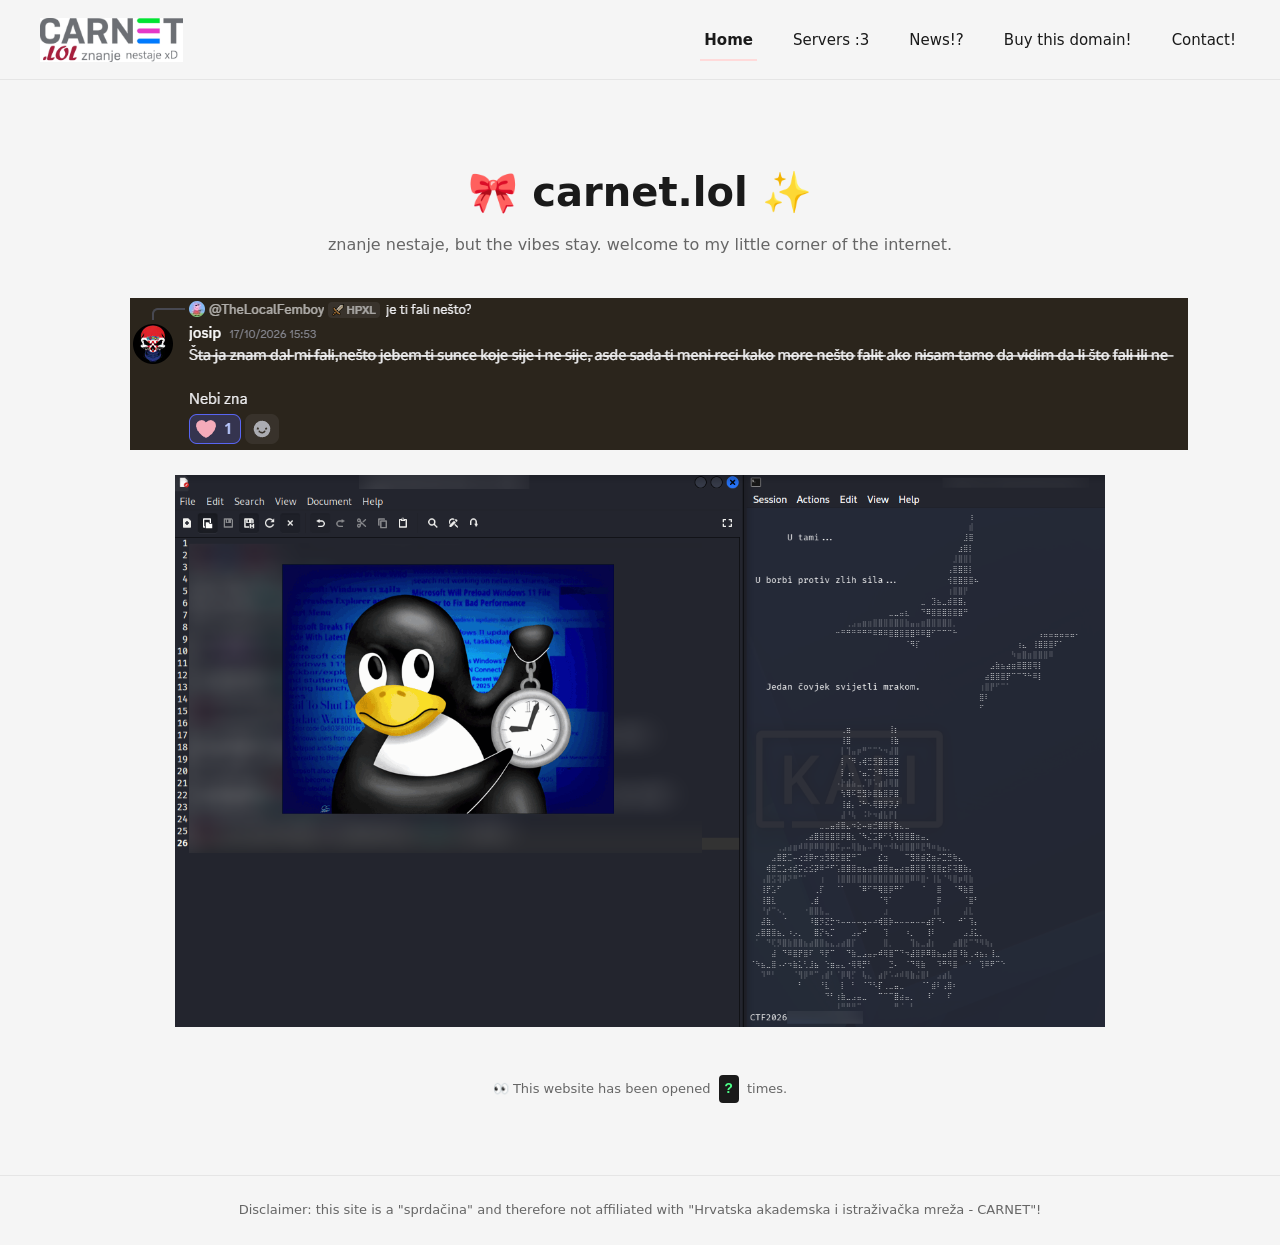
<file: index.html>
<!DOCTYPE html>
<html lang="en">
<head>
  <meta charset="UTF-8">
  <meta name="viewport" content="width=device-width, initial-scale=1.0">
  <title>carnet.lol</title>
  <link rel="icon" type="image/svg+xml" href="favicon.png">
  <link rel="stylesheet" href="style.css">
  <style>
    /* ---------- Home page kawaii extras (scoped to this page) ---------- */

    .home-hero {
      text-align: center;
      padding: 8px 0 40px;
    }

    .home-hero h1 {
      font-size: 40px;
      margin: 0 0 8px;
    }

    .home-hero .sparkle {
      display: inline-block;
      animation: bounce 1.6s ease-in-out infinite;
    }

    @keyframes bounce {
      0%, 100% { transform: translateY(0) rotate(0deg); }
      50% { transform: translateY(-6px) rotate(8deg); }
    }

    .home-hero p {
      color: var(--color-muted);
      max-width: none;
      margin: 0 auto;
    }

    /* ----- Q&A ----- */

    .qna-section {
      max-width: 700px;
      margin: 0 auto;
    }

    .qna-title {
      font-size: 22px;
      margin: 0 0 18px;
      text-align: center;
    }

    .qna-item {
      background: #ffffff;
      border: 1px solid var(--color-border);
      border-radius: 14px;
      margin-bottom: 14px;
      overflow: hidden;
    }

    .qna-item summary {
      list-style: none;
      cursor: pointer;
      display: flex;
      align-items: center;
      justify-content: space-between;
      gap: 12px;
      padding: 16px 20px;
      font-weight: 600;
      font-size: 15px;
    }

    .qna-item summary::-webkit-details-marker {
      display: none;
    }

    .qna-item summary .qna-icon {
      flex-shrink: 0;
      width: 24px;
      height: 24px;
      border-radius: 999px;
      background: var(--color-accent);
      color: #a8355e;
      display: flex;
      align-items: center;
      justify-content: center;
      font-size: 14px;
      transition: transform 0.2s ease;
    }

    .qna-item[open] summary .qna-icon {
      transform: rotate(45deg);
    }

    .qna-item summary:hover {
      background: var(--color-bg);
    }

    .qna-answer {
      padding: 0 20px 18px;
      color: var(--color-muted);
      max-width: none;
      margin: 0;
    }

    /* ----- Visitor counter ----- */

    .visitor-counter {
      display: flex;
      align-items: center;
      justify-content: center;
      gap: 8px;
      margin: 40px auto 0;
      font-size: 13px;
      color: var(--color-muted);
    }

    .visitor-counter .count-box {
      display: inline-flex;
      gap: 2px;
    }

    .visitor-counter .count-box span {
      background: #1a1a1a;
      color: #4dff88;
      font-family: monospace;
      font-size: 14px;
      font-weight: 700;
      padding: 3px 6px;
      border-radius: 4px;
      min-width: 14px;
      text-align: center;
    }
  </style>
</head>
<body>

  <header class="site-header">
  <a href="index.html">
    <img src="logo.jpg" alt="Nema znanja..." class="logo">
	</a>
    <nav class="site-nav">
      <ul>
        <li><a href="index.html" class="active">Home</a></li>
        <li><a href="thing.html">Servers :3</a></li>
		<li><a href="thing2.html">News!?</a></li>
        <li><a href="thing3.html">Buy this domain!</a></li>
        <li><a href="thing4.html">Contact!</a></li>
      </ul>
    </nav>
  </header>

  <main>
    <div class="home-hero">
      <h1><span class="sparkle">🎀</span> carnet.lol <span class="sparkle">✨</span></h1>
      <p>znanje nestaje, but the vibes stay. welcome to my little corner of the internet.</p>
    </div>

   <div><img src="nija.PNG" alt="doktor" style="display:block; margin:0 auto;"></p></div><br>
<div style="text-align: center;">
  <a href="iwillimplementthislaterwhenthereisaarticleaboutthiswounderfulleventonlinetnxok">
  <img src="hacknite.png" alt="3am broo :sob:" width="930.67" height="552"></a>
</div>

<div class="visitor-counter">
  <span>👀 This website has been opened</span>
  <span class="count-box" id="visitor-count">
    <span>-</span>
  </span>
  <span>times.</span>
</div>
  </main>


  <footer class="site-footer">
    Disclaimer: this site is a "sprdačina" and therefore not affiliated with "<a href="https://carnet.hr" target="_blank">Hrvatska akademska i istraživačka mreža - CARNET</a>"!
  </footer>

  <script>
    fetch('https://abacus.jasoncameron.dev/hit/carnet-lols/home')
      .then(res => res.json())
      .then(data => {
        const digits = String(data.value).padStart(0, '0').split('');
        const box = document.getElementById('visitor-count');
        box.innerHTML = digits.map(d => `<span>${d}</span>`).join('');
      })
      .catch(() => {
        document.getElementById('visitor-count').innerHTML = '<span>?</span>';
      });
  </script>
</body>
</html>
</file>
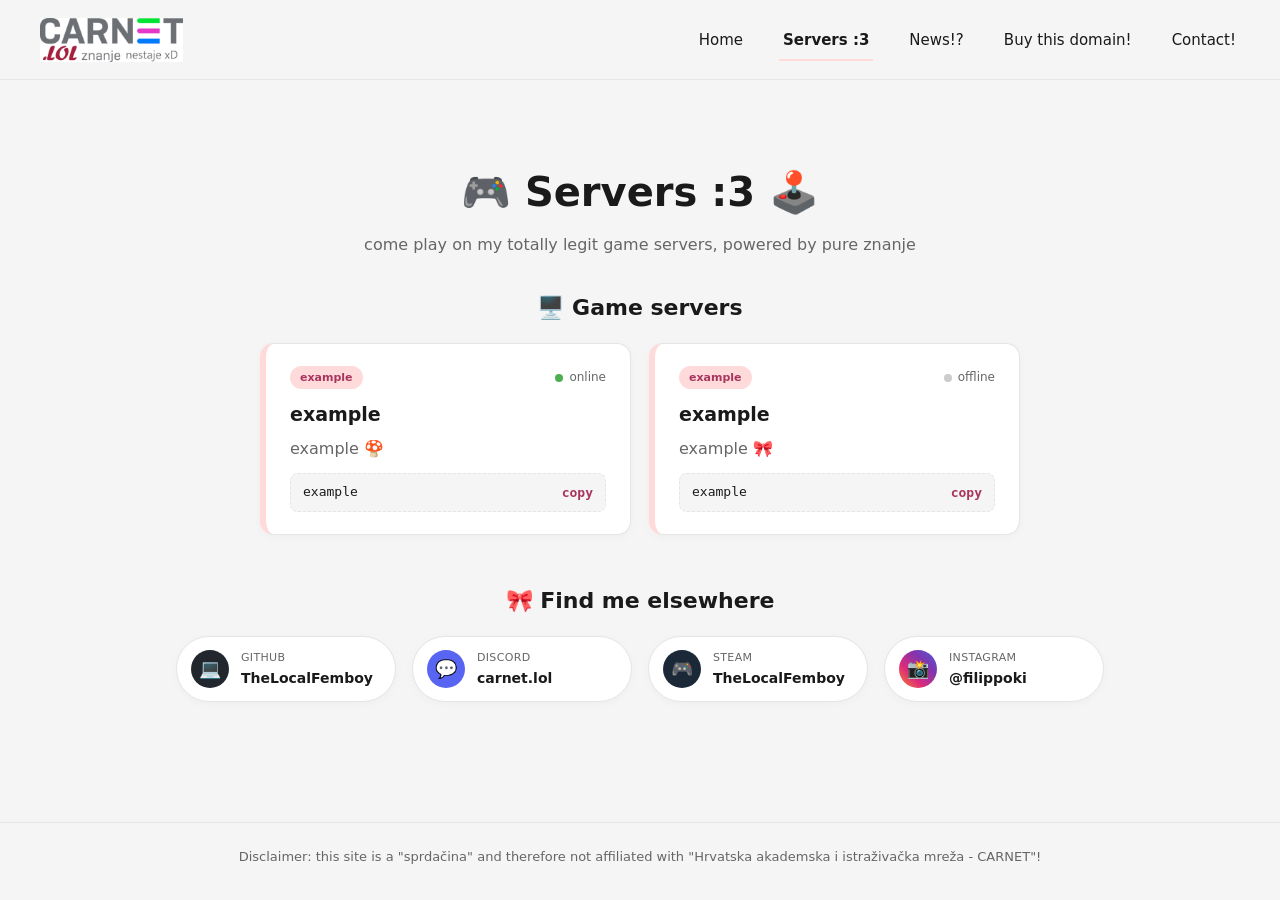
<file: thing.html>
<!DOCTYPE html>
<html lang="en">
<head>
  <meta charset="UTF-8">
  <meta name="viewport" content="width=device-width, initial-scale=1.0">
  <title>carnet.lol</title>
  <link rel="icon" type="image/svg+xml" href="favicon.png">
  <link rel="stylesheet" href="style.css">
  <style>
    /* ---------- Servers page kawaii extras (scoped to this page) ---------- */

    .srv-hero {
      text-align: center;
      padding: 8px 0 32px;
    }

    .srv-hero h1 {
      font-size: 40px;
      margin: 0 0 8px;
    }

    .srv-hero .sparkle {
      display: inline-block;
      animation: bounce 1.6s ease-in-out infinite;
    }

    .srv-hero p {
      color: var(--color-muted);
      max-width: none;
      margin: 0 auto;
    }

    @keyframes bounce {
      0%, 100% { transform: translateY(0) rotate(0deg); }
      50% { transform: translateY(-6px) rotate(8deg); }
    }

    .srv-section-title {
      font-size: 22px;
      margin: 0 0 18px;
      text-align: center;
    }

    .srv-section {
      margin-bottom: 48px;
    }

    /* ----- Server cards ----- */

    .srv-grid {
      display: grid;
      grid-template-columns: repeat(2, minmax(0, 1fr));
      gap: 18px;
      max-width: 760px;
      margin: 0 auto;
    }

    .srv-card {
      background: #ffffff;
      border: 1px solid var(--color-border);
      border-left: 6px solid var(--color-accent);
      border-radius: 14px;
      padding: 22px 24px;
      box-shadow: 0 2px 10px rgba(0,0,0,0.03);
      transition: transform 0.15s ease, box-shadow 0.15s ease, border-left-color 0.15s ease;
    }

    .srv-card:hover {
      transform: translateY(-3px);
      box-shadow: 0 8px 20px rgba(255,150,180,0.18);
      border-left-color: #ff8fb1;
    }

    .srv-card-top {
      display: flex;
      align-items: center;
      justify-content: space-between;
      margin-bottom: 10px;
    }

    .srv-game {
      display: inline-block;
      background: var(--color-accent);
      color: #a8355e;
      font-weight: 600;
      font-size: 11px;
      padding: 3px 10px;
      border-radius: 999px;
    }

    .srv-status {
      display: flex;
      align-items: center;
      gap: 6px;
      font-size: 12px;
      color: var(--color-muted);
    }

    .srv-status .dot {
      width: 8px;
      height: 8px;
      border-radius: 999px;
      background: #4caf50;
      display: inline-block;
    }

    .srv-status.offline .dot {
      background: #cccccc;
    }

    .srv-card h2 {
      font-size: 19px;
      margin: 0 0 6px;
    }

    .srv-card p {
      margin: 0 0 12px;
      max-width: none;
      color: var(--color-muted);
    }

    .srv-connect {
      display: flex;
      align-items: center;
      justify-content: space-between;
      gap: 10px;
      background: var(--color-bg);
      border: 1px dashed var(--color-border);
      border-radius: 8px;
      padding: 8px 12px;
      font-size: 13px;
      font-family: monospace;
    }

    .srv-connect .copy-btn {
      cursor: pointer;
      background: none;
      border: none;
      font-size: 13px;
      color: #a8355e;
      font-family: inherit;
      font-weight: 600;
      padding: 0;
    }

    .srv-connect .copy-btn:hover {
      text-decoration: underline;
    }

    .srv-connect .copy-btn.copied {
      animation: copy-blink 0.5s ease 2;
    }

    @keyframes copy-blink {
      0%, 100% { opacity: 1; color: #a8355e; }
      50% { opacity: 0.25; color: #4caf50; }
    }

    /* ----- Socials ----- */

    .socials-grid {
      display: flex;
      justify-content: center;
      flex-wrap: wrap;
      gap: 16px;
    }

    .social-card {
      display: flex;
      align-items: center;
      gap: 12px;
      background: #ffffff;
      border: 1px solid var(--color-border);
      border-radius: 999px;
      padding: 12px 22px 12px 14px;
      box-shadow: 0 2px 10px rgba(0,0,0,0.03);
      transition: transform 0.15s ease, box-shadow 0.15s ease;
      min-width: 220px;
    }

    .social-card:hover {
      transform: translateY(-3px) scale(1.02);
      box-shadow: 0 8px 20px rgba(255,150,180,0.18);
    }

    .social-icon {
      width: 38px;
      height: 38px;
      border-radius: 999px;
      display: flex;
      align-items: center;
      justify-content: center;
      font-size: 18px;
      flex-shrink: 0;
      color: #ffffff;
    }

    .social-icon.discord { background: #5865F2; }
	.social-icon.github { background: #22272e; }
    .social-icon.steam { background: #1b2838; }
    .social-icon.instagram { background: linear-gradient(45deg, #f58529, #dd2a7b, #8134af, #515bd4); }

    .social-text {
      display: flex;
      flex-direction: column;
    }

    .social-text .social-label {
      font-size: 11px;
      color: var(--color-muted);
      text-transform: uppercase;
      letter-spacing: 0.03em;
    }

    .social-text .social-name {
      font-size: 14px;
      font-weight: 600;
    }

    @media (max-width: 560px) {
      .srv-grid {
        grid-template-columns: 1fr;
      }
      .social-card {
        width: 100%;
      }
    }
  </style>
</head>
<body>

  <header class="site-header">
  <a href="index.html">
    <img src="logo.jpg" alt="Nema znanja..." class="logo">
	</a>
    <nav class="site-nav">
      <ul>
        <li><a href="index.html">Home</a></li>
        <li><a href="thing.html" class="active">Servers :3</a></li>
		<li><a href="thing2.html">News!?</a></li>
        <li><a href="thing3.html">Buy this domain!</a></li>
        <li><a href="thing4.html">Contact!</a></li>
      </ul>
    </nav>
  </header>

  <main>
    <div class="srv-hero">
      <h1><span class="sparkle">🎮</span> Servers :3 <span class="sparkle">🕹️</span></h1>
      <p>come play on my totally legit game servers, powered by pure znanje</p>
    </div>

    <section class="srv-section">
      <h2 class="srv-section-title">🖥️ Game servers</h2>
      <div class="srv-grid">

        <div class="srv-card">
          <div class="srv-card-top">
            <span class="srv-game">example</span>
            <span class="srv-status"><span class="dot"></span> online</span>
          </div>
          <h2>example</h2>
          <p>example 🍄</p>
          <div class="srv-connect">
            <span>example</span>
            <button class="copy-btn" onclick="copyConnect(this, 'example')">copy</button>
          </div>
        </div>

        <div class="srv-card">
          <div class="srv-card-top">
            <span class="srv-game">example</span>
            <span class="srv-status offline"><span class="dot"></span> offline</span>
          </div>
          <h2>example</h2>
          <p>example 🎀</p>
          <div class="srv-connect">
            <span>example</span>
            <button class="copy-btn" onclick="copyConnect(this, 'example')">copy</button>
          </div>
        </div>
      </div>
    </section>

    <section class="srv-section">
      <h2 class="srv-section-title">🎀 Find me elsewhere</h2>
      <div class="socials-grid">

        <a class="social-card" href="https://github.com/TheLocalFemboyy" target="_blank">
          <span class="social-icon github">💻</span>
          <span class="social-text">
            <span class="social-label">Github</span>
            <span class="social-name">TheLocalFemboy</span>
          </span>
        </a>
		
		<a class="social-card" href="https://discord.gg/r2ZJDTyTKc" target="_blank">
          <span class="social-icon discord">💬</span>
          <span class="social-text">
            <span class="social-label">Discord</span>
            <span class="social-name">carnet.lol</span>
          </span>
        </a>

        <a class="social-card" href="https://steamcommunity.com/id/thelocalfemboy/" target="_blank">
          <span class="social-icon steam">🎮</span>
          <span class="social-text">
            <span class="social-label">Steam</span>
            <span class="social-name">TheLocalFemboy</span>
          </span>
        </a>

        <a class="social-card" href="https://instagram.com/filippoki" target="_blank">
          <span class="social-icon instagram">📸</span>
          <span class="social-text">
            <span class="social-label">Instagram</span>
            <span class="social-name">@filippoki</span>
          </span>
        </a>
      </div>
    </section>
  </main>


  <footer class="site-footer">
    Disclaimer: this site is a "sprdačina" and therefore not affiliated with "<a href="https://carnet.hr" target="_blank">Hrvatska akademska i istraživačka mreža - CARNET</a>"!
  </footer>

  <script>
    function copyConnect(btn, text) {
      navigator.clipboard.writeText(text);
      const original = btn.textContent;
      btn.textContent = 'copied!';
      btn.classList.add('copied');
      setTimeout(() => {
        btn.classList.remove('copied');
        btn.textContent = original;
      }, 1000);
    }
  </script>
</body>
</html>
</file>
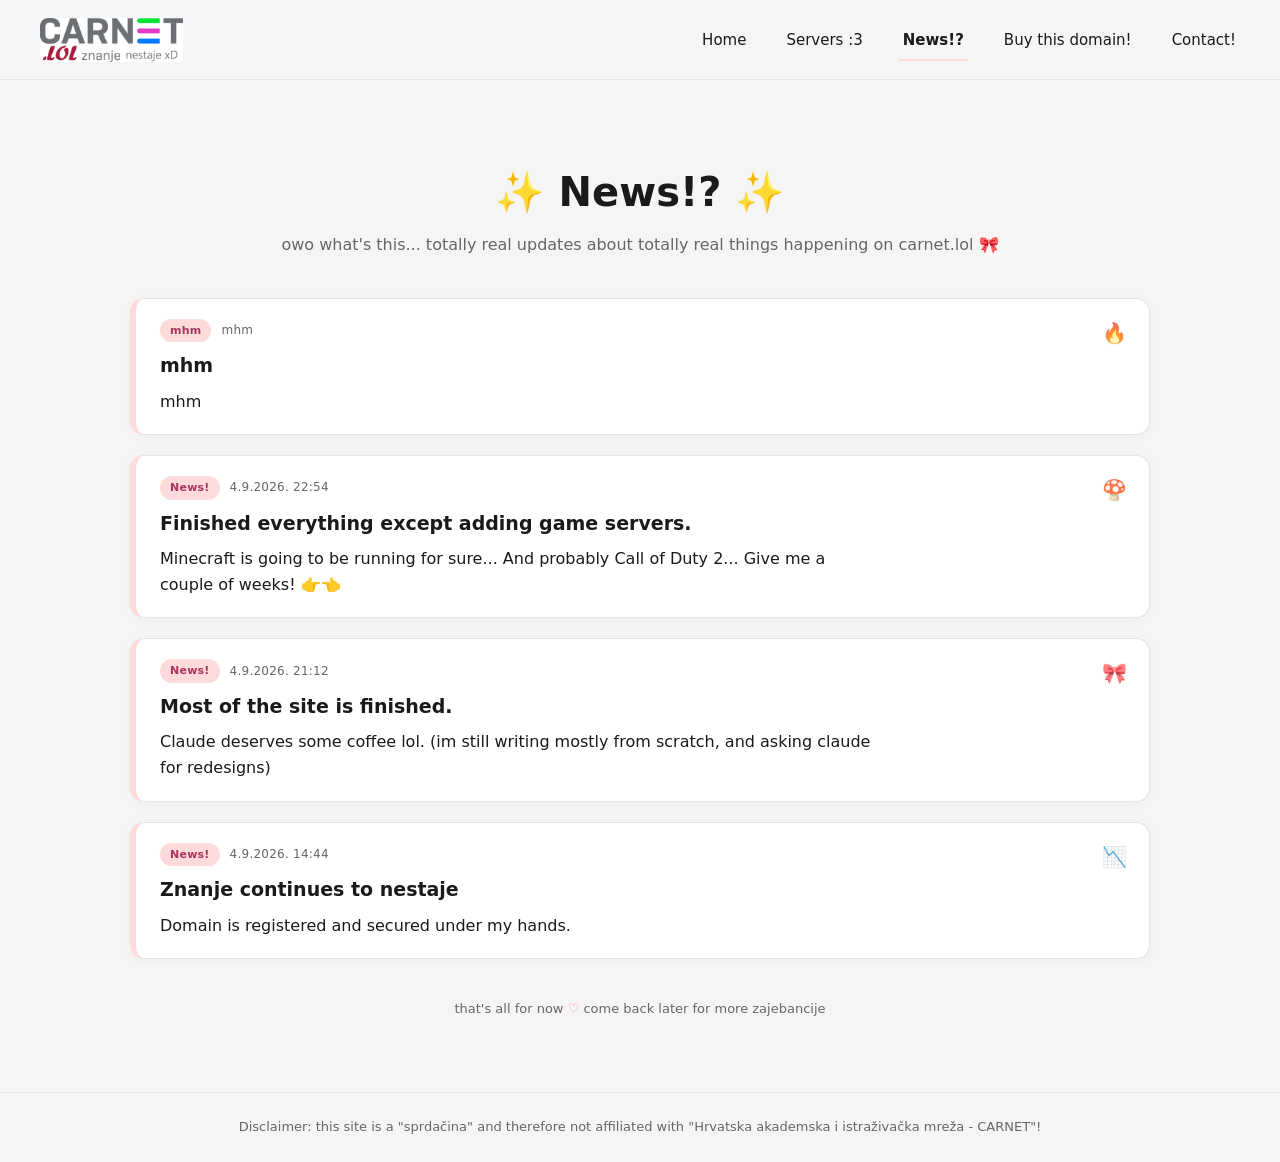
<file: thing2.html>
<!DOCTYPE html>
<html lang="en">
<head>
  <meta charset="UTF-8">
  <meta name="viewport" content="width=device-width, initial-scale=1.0">
  <title>carnet.lol</title>
  <link rel="icon" type="image/svg+xml" href="favicon.png">
  <link rel="stylesheet" href="style.css">
  <style>
    /* ---------- News page kawaii extras (scoped to this page) ---------- */

    .news-hero {
      text-align: center;
      padding: 8px 0 40px;
    }

    .news-hero h1 {
      font-size: 40px;
      margin: 0 0 8px;
    }

    .news-hero .sparkle {
      display: inline-block;
      animation: bounce 1.6s ease-in-out infinite;
    }

    .news-hero p {
      color: var(--color-muted);
      max-width: none;
      margin: 0 auto;
    }

    @keyframes bounce {
      0%, 100% { transform: translateY(0) rotate(0deg); }
      50% { transform: translateY(-6px) rotate(8deg); }
    }

    .news-feed {
      display: flex;
      flex-direction: column;
      gap: 20px;
    }

    .news-card {
      position: relative;
      background: #ffffff;
      border: 1px solid var(--color-border);
      border-left: 6px solid var(--color-accent);
      border-radius: 14px;
      padding: 20px 24px;
      box-shadow: 0 2px 10px rgba(0,0,0,0.03);
      transition: transform 0.15s ease, box-shadow 0.15s ease, border-left-color 0.15s ease;
    }

    .news-card:hover {
      transform: translateY(-3px);
      box-shadow: 0 8px 20px rgba(255,150,180,0.18);
      border-left-color: #ff8fb1;
    }

    .news-card .news-meta {
      display: flex;
      align-items: center;
      gap: 10px;
      margin-bottom: 8px;
      font-size: 12px;
      color: var(--color-muted);
      letter-spacing: 0.02em;
    }

    .news-tag {
      display: inline-block;
      background: var(--color-accent);
      color: #a8355e;
      font-weight: 600;
      font-size: 11px;
      padding: 3px 10px;
      border-radius: 999px;
    }

    .news-card h2 {
      font-size: 19px;
      margin: 0 0 8px;
    }

    .news-card p {
      margin: 0;
      color: var(--color-text);
      max-width: 70ch;
    }

    .news-card .news-emoji {
      position: absolute;
      top: 18px;
      right: 22px;
      font-size: 20px;
      opacity: 0.8;
    }

    .news-footer-note {
      text-align: center;
      margin: 40px auto 0;
      max-width: none;
      font-size: 13px;
      color: var(--color-muted);
    }

    .news-footer-note .heart {
      color: #ff8fb1;
    }
  </style>
</head>
<body>

  <header class="site-header">
  <a href="index.html">
    <img src="logo.jpg" alt="Nema znanja..." class="logo">
	</a>
    <nav class="site-nav">
      <ul>
        <li><a href="index.html">Home</a></li>
        <li><a href="thing.html">Servers :3</a></li>
		<li><a href="thing2.html" class="active">News!?</a></li>
        <li><a href="thing3.html">Buy this domain!</a></li>
        <li><a href="thing4.html">Contact!</a></li>
      </ul>
    </nav>
  </header>

  <main>
    <div class="news-hero">
      <h1><span class="sparkle">✨</span> News!? <span class="sparkle">✨</span></h1>
      <p>owo what's this... totally real updates about totally real things happening on carnet.lol 🎀</p>
    </div>

    <section class="news-feed">

      <article class="news-card">
        <span class="news-emoji">🔥</span>
        <div class="news-meta">
          <span class="news-tag">mhm</span>
          <span>mhm</span>
        </div>
        <h2>mhm</h2>
        <p>mhm</p>
      </article>

      <article class="news-card">
        <span class="news-emoji">🍄</span>
        <div class="news-meta">
          <span class="news-tag">News!</span>
          <span>4.9.2026. 22:54</span>
        </div>
        <h2>Finished everything except adding game servers. </h2>
        <p>Minecraft is going to be running for sure... And probably Call of Duty 2... Give me a couple of weeks! 👉👈</p>
      </article>

      <article class="news-card">
        <span class="news-emoji">🎀</span>
        <div class="news-meta">
          <span class="news-tag">News!</span>
          <span>4.9.2026. 21:12</span>
        </div>
        <h2>Most of the site is finished.</h2>
        <p>Claude deserves some coffee lol. (im still writing mostly from scratch, and asking claude for redesigns)</p>
      </article>

      <article class="news-card">
        <span class="news-emoji">📉</span>
        <div class="news-meta">
          <span class="news-tag">News!</span>
          <span>4.9.2026. 14:44</span>
        </div>
        <h2>Znanje continues to nestaje</h2>
        <p>Domain is registered and secured under my hands.</p>
      </article>

    </section>

    <p class="news-footer-note">that's all for now <span class="heart">♡</span> come back later for more zajebancije</p>
  </main>


  <footer class="site-footer">
    Disclaimer: this site is a "sprdačina" and therefore not affiliated with "<a href="https://carnet.hr" target="_blank">Hrvatska akademska i istraživačka mreža - CARNET</a>"!
  </footer>
</body>
</html>
</file>
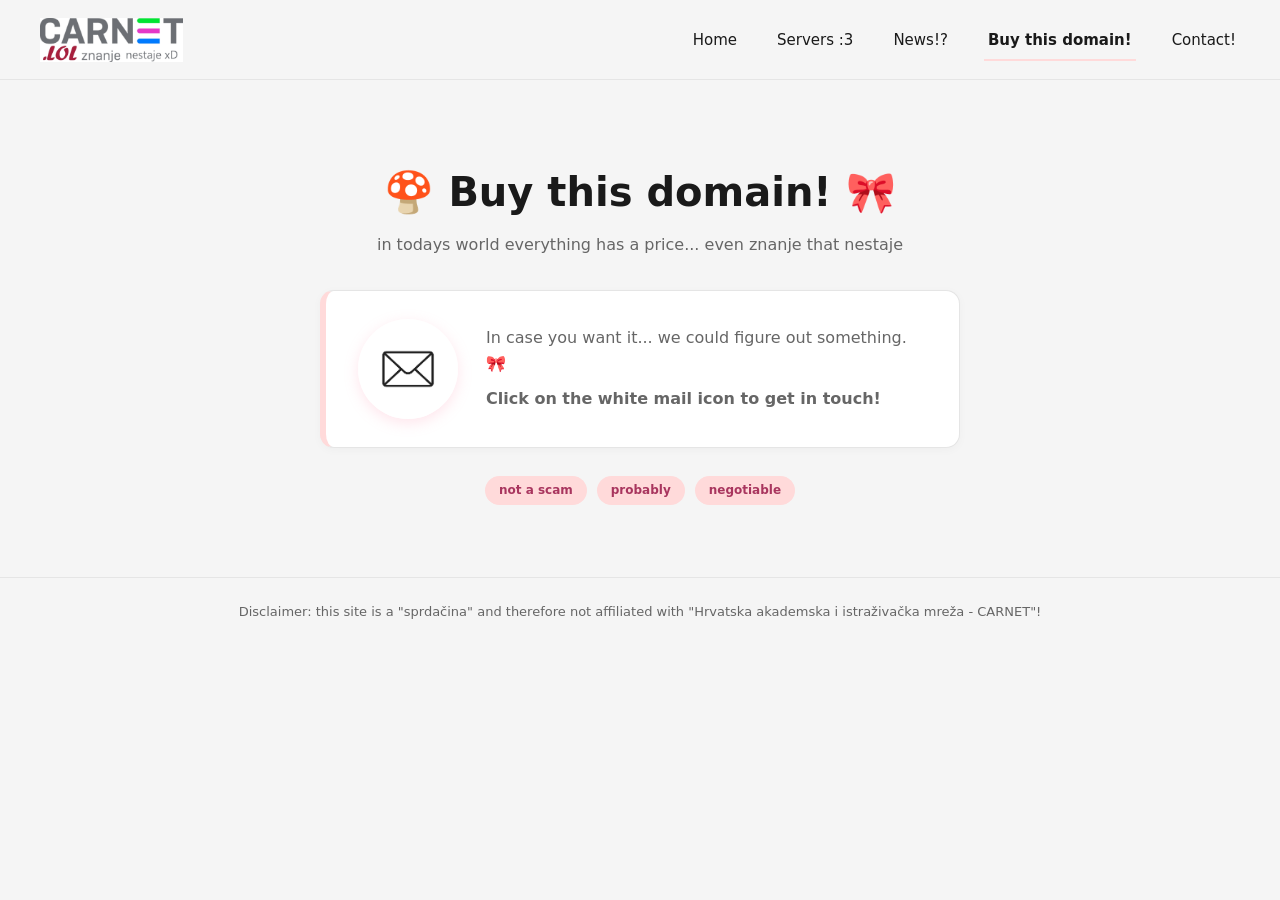
<file: thing3.html>
<!DOCTYPE html>
<html lang="en">
<head>
  <meta charset="UTF-8">
  <meta name="viewport" content="width=device-width, initial-scale=1.0">
  <title>carnet.lol</title>
  <link rel="icon" type="image/svg+xml" href="favicon.png">
  <link rel="stylesheet" href="style.css">
  <style>
    /* ---------- Buy This Domain kawaii extras (scoped to this page) ---------- */

    .sale-hero {
      text-align: center;
      padding: 8px 0 32px;
    }

    .sale-hero h1 {
      font-size: 40px;
      margin: 0 0 8px;
    }

    .sale-hero .sparkle {
      display: inline-block;
      animation: bounce 1.6s ease-in-out infinite;
    }

    .sale-hero p {
      color: var(--color-muted);
      max-width: none;
      margin: 0 auto;
    }

    @keyframes bounce {
      0%, 100% { transform: translateY(0) rotate(0deg); }
      50% { transform: translateY(-6px) rotate(8deg); }
    }

    .sale-card {
      display: flex;
      align-items: center;
      gap: 28px;
      background: #ffffff;
      border: 1px solid var(--color-border);
      border-left: 6px solid var(--color-accent);
      border-radius: 14px;
      padding: 28px 32px;
      box-shadow: 0 2px 10px rgba(0,0,0,0.03);
      max-width: 640px;
      margin: 0 auto;
    }

    .sale-card .sale-mail-link {
      flex-shrink: 0;
      display: block;
      border-radius: 999px;
      overflow: hidden;
      width: 100px;
      height: 100px;
      transition: transform 0.15s ease, box-shadow 0.15s ease;
      box-shadow: 0 4px 14px rgba(255,150,180,0.25);
    }

    .sale-card .sale-mail-link:hover {
      transform: scale(1.06) rotate(-4deg);
    }

    .sale-card .sale-mail-link img {
      width: 100%;
      height: 100%;
      object-fit: cover;
      display: block;
    }

    .sale-card .sale-text p {
      margin: 0 0 10px;
      max-width: none;
    }

    .sale-card .sale-text p:last-child {
      margin-bottom: 0;
      font-weight: 600;
    }

    .sale-tags {
      display: flex;
      gap: 10px;
      justify-content: center;
      flex-wrap: wrap;
      margin-top: 28px;
    }

    .sale-tag {
      display: inline-block;
      background: var(--color-accent);
      color: #a8355e;
      font-weight: 600;
      font-size: 12px;
      padding: 5px 14px;
      border-radius: 999px;
    }

    @media (max-width: 560px) {
      .sale-card {
        flex-direction: column;
        text-align: center;
      }
    }
  </style>
</head>
<body>

  <header class="site-header">
  <a href="index.html">
    <img src="logo.jpg" alt="Nema znanja..." class="logo">
	</a>
    <nav class="site-nav">
      <ul>
        <li><a href="index.html">Home</a></li>
        <li><a href="thing.html">Servers :3</a></li>
		<li><a href="thing2.html">News!?</a></li>
        <li><a href="thing3.html" class="active">Buy this domain!</a></li>
        <li><a href="thing4.html">Contact!</a></li>
      </ul>
    </nav>
  </header>

<main>
    <div class="sale-hero">
      <h1><span class="sparkle">🍄</span> Buy this domain! <span class="sparkle">🎀</span></h1>
      <p>in todays world everything has a price... even znanje that nestaje</p>
    </div>

    <div class="sale-card">
      <a href="thing4.html" class="sale-mail-link" aria-label="Contact us to buy this domain">
        <img src="contact.jpg" alt="Contact">
      </a>
      <div class="sale-text">
        <p>In case you want it... we could figure out something. 🎀</p>
        <p>Click on the white mail icon to get in touch!</p>
      </div>
    </div>

    <div class="sale-tags">
      <span class="sale-tag">not a scam</span>
      <span class="sale-tag">probably</span>
      <span class="sale-tag">negotiable</span>
    </div>
</main>


  <footer class="site-footer">
    Disclaimer: this site is a "sprdačina" and therefore not affiliated with "<a href="https://carnet.hr" target="_blank">Hrvatska akademska i istraživačka mreža - CARNET</a>"!
  </footer>
</body>
</html>
</file>
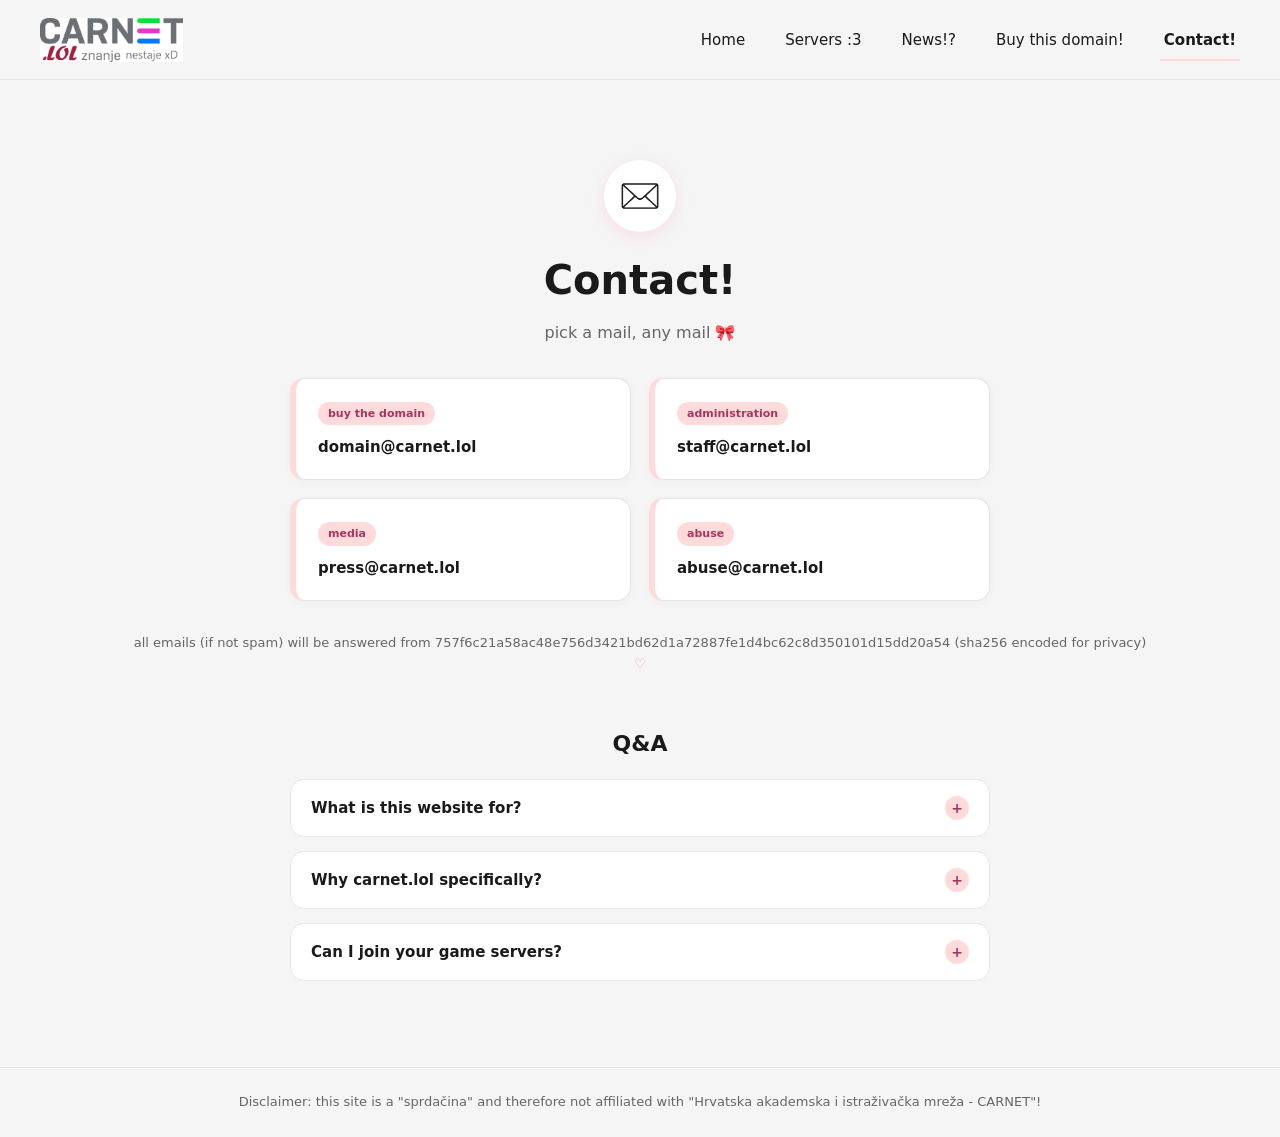
<file: thing4.html>
<!DOCTYPE html>
<html lang="en">
<head>
  <meta charset="UTF-8">
  <meta name="viewport" content="width=device-width, initial-scale=1.0">
  <title>carnet.lol</title>
  <link rel="icon" type="image/svg+xml" href="favicon.png">
  <link rel="stylesheet" href="style.css">
  <style>
    /* ---------- Contact page kawaii extras (scoped to this page) ---------- */

    .contact-hero {
      text-align: center;
      padding: 8px 0 32px;
    }

    .contact-hero .contact-icon {
      display: block;
      width: 72px;
      height: 72px;
      margin: 0 auto 16px;
      border-radius: 999px;
      box-shadow: 0 4px 14px rgba(255,150,180,0.25);
      animation: bounce 1.8s ease-in-out infinite;
    }

    @keyframes bounce {
      0%, 100% { transform: translateY(0) rotate(0deg); }
      50% { transform: translateY(-6px) rotate(6deg); }
    }

    .contact-hero h1 {
      font-size: 40px;
      margin: 0 0 8px;
    }

    .contact-hero p {
      color: var(--color-muted);
      max-width: none;
      margin: 0 auto;
    }

    .contact-grid {
      display: grid;
      grid-template-columns: repeat(2, minmax(0, 1fr));
      gap: 18px;
      max-width: 700px;
      margin: 0 auto;
    }

    .contact-card {
      background: #ffffff;
      border: 1px solid var(--color-border);
      border-left: 6px solid var(--color-accent);
      border-radius: 14px;
      padding: 20px 22px;
      box-shadow: 0 2px 10px rgba(0,0,0,0.03);
      transition: transform 0.15s ease, box-shadow 0.15s ease, border-left-color 0.15s ease;
    }

    .contact-card:hover {
      transform: translateY(-3px);
      box-shadow: 0 8px 20px rgba(255,150,180,0.18);
      border-left-color: #ff8fb1;
    }

    .contact-card .contact-tag {
      display: inline-block;
      background: var(--color-accent);
      color: #a8355e;
      font-weight: 600;
      font-size: 11px;
      padding: 3px 10px;
      border-radius: 999px;
      margin-bottom: 10px;
    }

    .contact-card a {
      display: block;
      font-size: 15px;
      font-weight: 600;
      word-break: break-word;
    }

    .contact-card a:hover {
      text-decoration: underline;
    }

    .contact-footer-note {
      text-align: center;
      margin: 32px auto 0;
      max-width: none;
      font-size: 13px;
      color: var(--color-muted);
    }

    .contact-footer-note .heart {
      color: #ff8fb1;
    }

    @media (max-width: 560px) {
      .contact-grid {
        grid-template-columns: 1fr;
      }
    }

	/* ----- Q&A ----- */

    .qna-section {
      max-width: 700px;
      margin: 0 auto;
    }

    .qna-title {
      font-size: 22px;
      margin: 0 0 18px;
      text-align: center;
    }

    .qna-item {
      background: #ffffff;
      border: 1px solid var(--color-border);
      border-radius: 14px;
      margin-bottom: 14px;
      overflow: hidden;
    }

    .qna-item summary {
      list-style: none;
      cursor: pointer;
      display: flex;
      align-items: center;
      justify-content: space-between;
      gap: 12px;
      padding: 16px 20px;
      font-weight: 600;
      font-size: 15px;
    }

    .qna-item summary::-webkit-details-marker {
      display: none;
    }

    .qna-item summary .qna-icon {
      flex-shrink: 0;
      width: 24px;
      height: 24px;
      border-radius: 999px;
      background: var(--color-accent);
      color: #a8355e;
      display: flex;
      align-items: center;
      justify-content: center;
      font-size: 14px;
      transition: transform 0.2s ease;
    }

    .qna-item[open] summary .qna-icon {
      transform: rotate(45deg);
    }

    .qna-item summary:hover {
      background: var(--color-bg);
    }

    .qna-answer {
      padding: 0 20px 18px;
      color: var(--color-muted);
      max-width: none;
      margin: 0;
    }
  </style>
</head>
<body>

  <header class="site-header">
  <a href="index.html">
    <img src="logo.jpg" alt="Nema znanja..." class="logo">
	</a>
    <nav class="site-nav">
      <ul>
        <li><a href="index.html">Home</a></li>
        <li><a href="thing.html">Servers :3</a></li>
		<li><a href="thing2.html">News!?</a></li>
        <li><a href="thing3.html">Buy this domain!</a></li>
        <li><a href="thing4.html" class="active">Contact!</a></li>
      </ul>
    </nav>
  </header>

  <main>
    <div class="contact-hero">
      <img src="contact.jpg" alt="Contact" class="contact-icon">
      <h1>Contact!</h1>
      <p>pick a mail, any mail 🎀</p>
    </div>

    <div class="contact-grid">
      <div class="contact-card">
        <span class="contact-tag">buy the domain</span>
        <a href="mailto:domain@carnet.lol">domain@carnet.lol</a>
      </div>
      <div class="contact-card">
        <span class="contact-tag">administration</span>
        <a href="mailto:staff@carnet.lol">staff@carnet.lol</a>
      </div>
      <div class="contact-card">
        <span class="contact-tag">media</span>
        <a href="mailto:press@carnet.lol">press@carnet.lol</a>
      </div>
      <div class="contact-card">
        <span class="contact-tag">abuse</span>
        <a href="mailto:abuse@carnet.lol">abuse@carnet.lol</a>
      </div>
    </div>
    <p class="contact-footer-note">all emails (if not spam) will be answered from 757f6c21a58ac48e756d3421bd62d1a72887fe1d4bc62c8d350101d15dd20a54 (sha256 encoded for privacy)<br><span class="heart">♡</span></p>
	  <br>
	  <br>
	<section class="qna-section">
      <h2 class="qna-title">Q&amp;A</h2>

      <details class="qna-item">
        <summary>What is this website for? <span class="qna-icon">+</span></summary>
        <p class="qna-answer">For trolling carnet, writing dumb stuff, and hosting game servers :3</p>
      </details>

      <details class="qna-item">
        <summary>Why carnet.lol specifically? <span class="qna-icon">+</span></summary>
        <p class="qna-answer">About half a year ago, a cool professor and I were going through a lesson on domains and networking. We got onto the topic of phishing, and just for a laugh I checked whether any 'CARNET-ish' domain was available.</p>
      </details>

      <details class="qna-item">
        <summary>Can I join your game servers? <span class="qna-icon">+</span></summary>
        <p class="qna-answer">Yep, when I figure where to host them for cheap...</p>
      </details>

		</p>
      </details>
    </section>
	  </main>

  <footer class="site-footer">
    Disclaimer: this site is a "sprdačina" and therefore not affiliated with "<a href="https://carnet.hr" target="_blank">Hrvatska akademska i istraživačka mreža - CARNET</a>"!
  </footer>
</body>
</html>
</file>
<file: style.css>
:root {
  --color-bg: #F5F5F5;
  --color-text: #1a1a1a;
  --color-muted: #666666;
  --color-accent: #FFDADA;
  --color-border: #e5e5e5;
  --header-height: 80px;
  --max-width: 1100px;
}

* {
  box-sizing: border-box;
}

body {
  margin: 0;
  font-family: system-ui, -apple-system, "Segoe UI", Arial, sans-serif;
  color: var(--color-text);
  background: var(--color-bg);
  line-height: 1.6;
}

a {
  color: inherit;
  text-decoration: none;
}

/* ---------- Header ---------- */

.site-header {
  height: var(--header-height);
  border-bottom: 1px solid var(--color-border);
  display: flex;
  align-items: center;
  justify-content: space-between;
  gap: 32px;
  padding: 0 40px;
}

/* Logo image */
.logo {
  height: 44px;
  width: auto;
  display: block;
}

/* ---------- Nav ---------- */

.site-nav ul {
  list-style: none;
  display: flex;
  gap: 32px;
  margin: 0;
  padding: 0;
}

.site-nav a {
  font-size: 15px;
  color: var(--color-text);
  padding: 10px 4px;
  border-bottom: 2px solid transparent;
  transition: border-color 0.15s ease;
}

.site-nav a:hover {
  border-bottom-color: var(--color-accent);
}

.site-nav a.active {
  border-bottom-color: var(--color-accent);
  font-weight: 600;
}

/* ---------- Main content ---------- */

main {
  max-width: var(--max-width);
  margin: 0 auto;
  padding: 72px 40px;
}

main h1 {
  font-size: 32px;
  margin: 0 0 16px;
}

main p {
  color: var(--color-muted);
  max-width: 60ch;
  margin: 0;
}

/* ---------- Footer ---------- */

.site-footer {
  padding: 16px 40px;
  text-align: center;
  font-size: 13px;
  color: var(--color-muted);
}

.site-footer + .site-footer {
  padding-top: 0;
}

.site-footer:first-of-type {
  border-top: 1px solid var(--color-border);
  padding-top: 24px;
}

.site-footer:last-of-type {
  padding-bottom: 24px;
}

.site-footer a:hover {
  text-decoration: underline;
}
</file>
